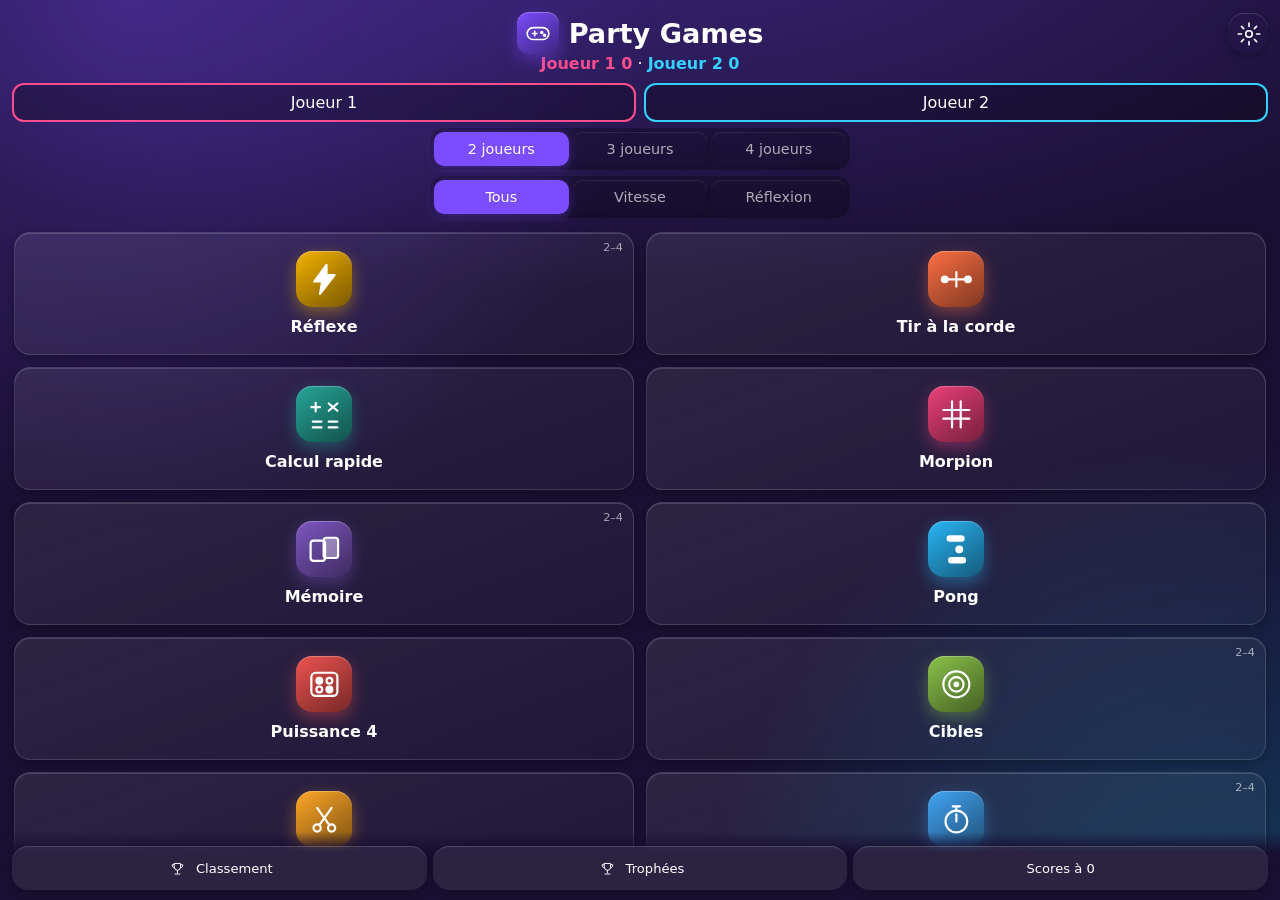
<file: index.html>
<!doctype html>
<html lang="fr">
<head>
<meta charset="utf-8">
<meta name="viewport" content="width=device-width,initial-scale=1,viewport-fit=cover,user-scalable=no">
<title>Party Games</title>
<meta name="theme-color" content="#1a1033">
<meta name="apple-mobile-web-app-capable" content="yes">
<meta name="mobile-web-app-capable" content="yes">
<link rel="manifest" href="manifest.json">
<link rel="apple-touch-icon" href="icon-192.png">
<link rel="stylesheet" href="style.css">
</head>
<body>
<div id="app"></div>
<script src="rules.js"></script>
<script src="icons.js"></script>
<script src="config.js"></script>
<script src="app.js"></script>
</body>
</html>
</file>
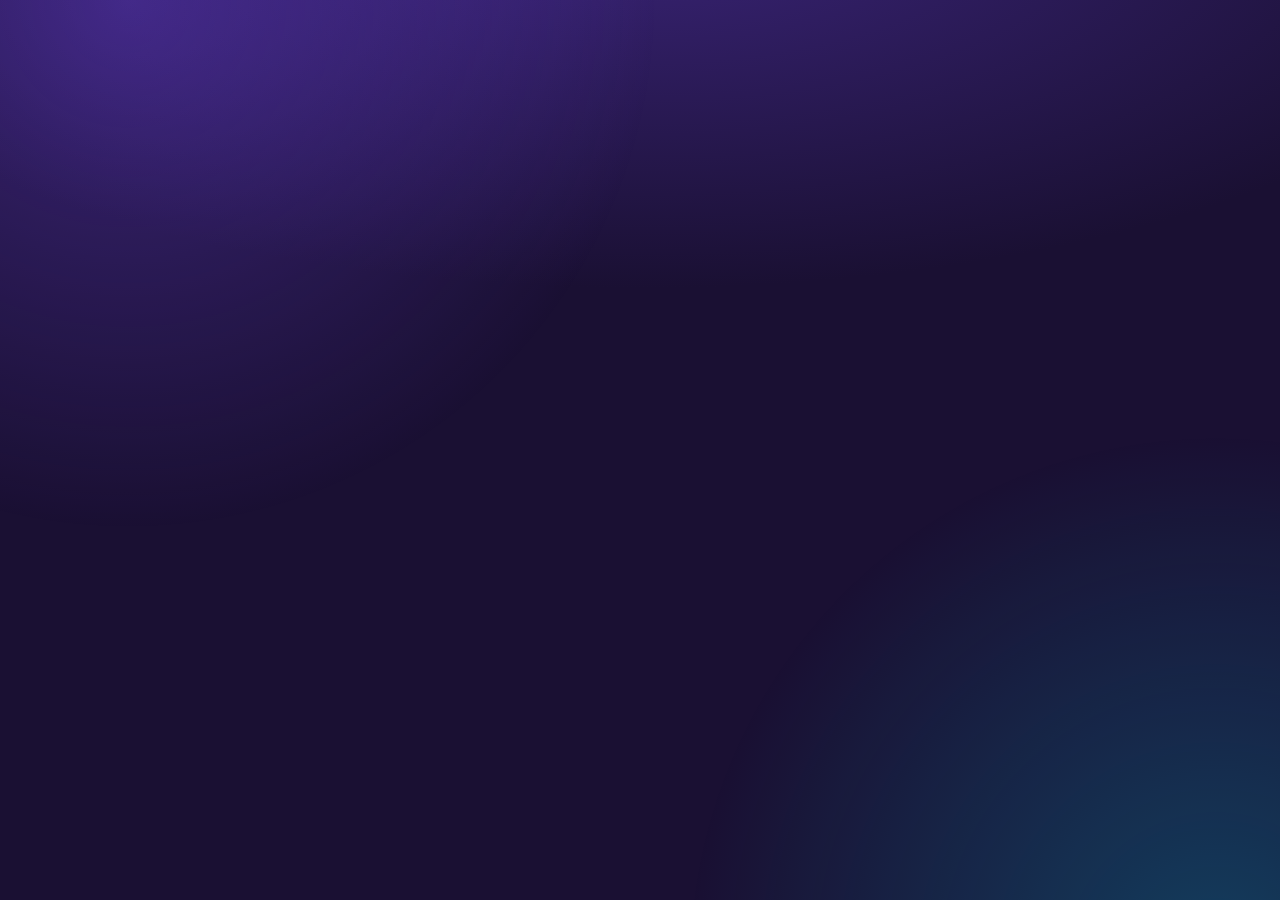
<file: index-5.html>
<!doctype html>
<html lang="fr">
<head>
<meta charset="utf-8">
<meta name="viewport" content="width=device-width,initial-scale=1,viewport-fit=cover,user-scalable=no">
<title>Party Games</title>
<meta name="theme-color" content="#1a1033">
<meta name="apple-mobile-web-app-capable" content="yes">
<meta name="mobile-web-app-capable" content="yes">
<link rel="manifest" href="manifest.json">
<link rel="apple-touch-icon" href="icon-192.png">
<link rel="stylesheet" href="style.css">
</head>
<body>
<div id="app"></div>
<script src="config.js"></script>
<script src="app.js"></script>
</body>
</html>
</file>
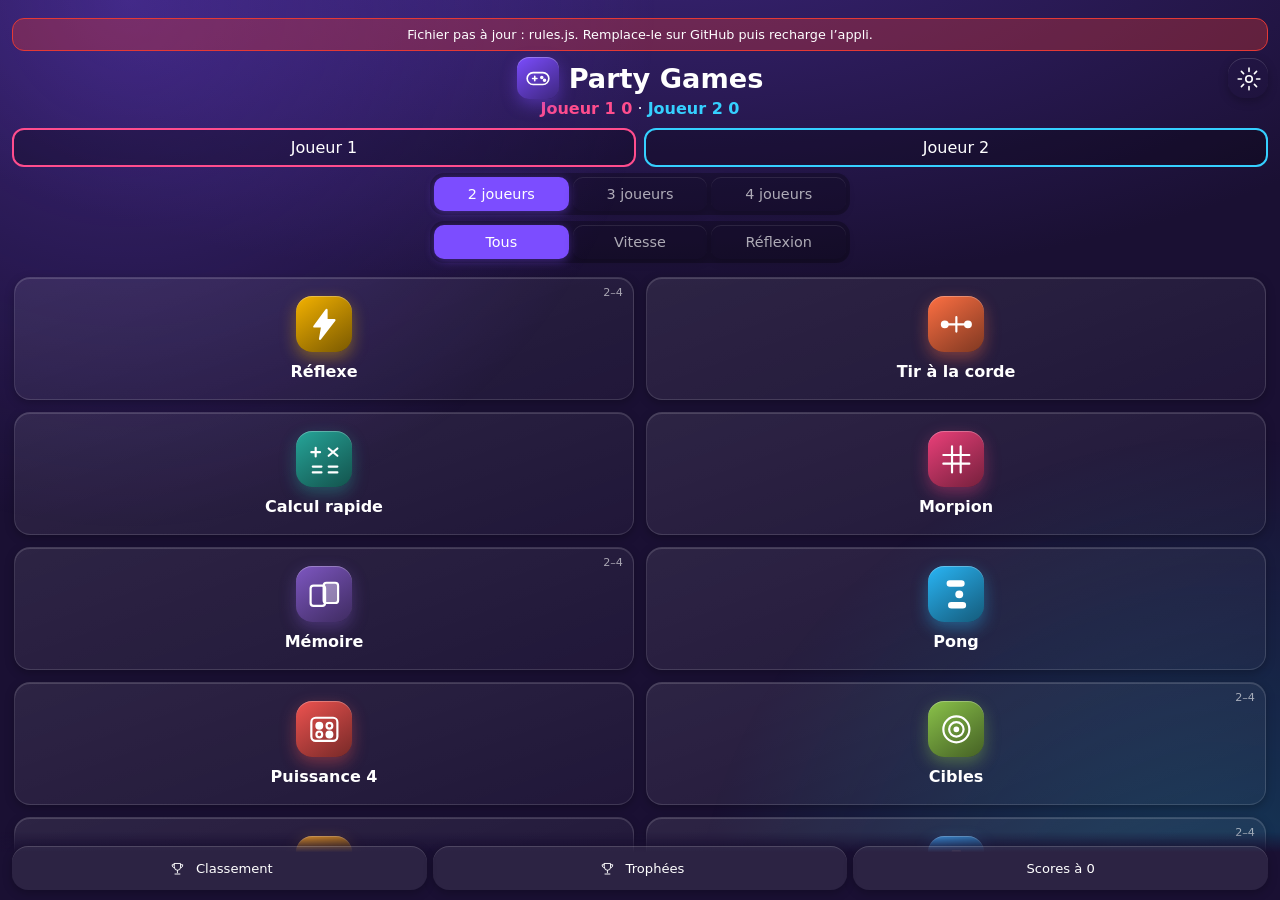
<file: index-6.html>
<!doctype html>
<html lang="fr">
<head>
<meta charset="utf-8">
<meta name="viewport" content="width=device-width,initial-scale=1,viewport-fit=cover,user-scalable=no">
<title>Party Games</title>
<meta name="theme-color" content="#1a1033">
<meta name="apple-mobile-web-app-capable" content="yes">
<meta name="mobile-web-app-capable" content="yes">
<link rel="manifest" href="manifest.json">
<link rel="apple-touch-icon" href="icon-192.png">
<link rel="stylesheet" href="style.css">
</head>
<body>
<div id="app"></div>
<script src="icons.js"></script>
<script src="config.js"></script>
<script src="app.js"></script>
</body>
</html>
</file>
<file: style.css>
*{box-sizing:border-box;margin:0;-webkit-tap-highlight-color:transparent}
html,body{height:100%;background:#1a1033;color:#fff;font-family:system-ui,-apple-system,sans-serif;overflow:hidden;touch-action:manipulation;user-select:none;-webkit-user-select:none}
#app{height:100dvh;display:flex;flex-direction:column;padding:env(safe-area-inset-top) 12px env(safe-area-inset-bottom)}
header{text-align:center;padding:18px 0 14px}
h1{font-size:1.9rem;margin-bottom:6px}
.sc{font-size:1rem}
button{font:inherit;color:inherit;background:#2d1f55;border:0;border-radius:16px;padding:14px;cursor:pointer}
button:disabled{color:#fff}
.grid{display:grid;grid-template-columns:1fr 1fr;gap:12px;flex:1;align-content:start;overflow:auto}
.grid button{display:flex;flex-direction:column;align-items:center;gap:6px;font-size:1.1rem;padding:22px 8px}
.grid span{font-size:2.6rem}
footer{text-align:center;padding:12px}
footer button{font-size:.85rem;opacity:.7;background:none}
.bar{display:flex;justify-content:space-between;align-items:center;padding:10px 0}
.bar button{padding:8px 14px}
#g{flex:1;display:flex;flex-direction:column;align-items:center;justify-content:center;gap:12px;min-height:0;padding-bottom:12px}
.z{flex:1;min-height:0;width:100%;border:3px solid;border-radius:20px;display:flex;flex-direction:column;align-items:center;justify-content:center;gap:10px;font-size:1.4rem;text-align:center;padding:8px;overflow:hidden}
.z0{transform:rotate(180deg)}
.ttt,.mem{display:grid;gap:8px;width:min(92vw,360px)}
.ttt{grid-template-columns:repeat(3,1fr)}
.mem{grid-template-columns:repeat(4,1fr)}
.ttt button{aspect-ratio:1;font-size:3rem;font-weight:700}
.mem button{aspect-ratio:1;font-size:2rem;padding:0}
.ch{display:flex;gap:8px}
.ch button{font-size:1.5rem;min-width:64px;background:#0005}
canvas{width:min(100%,calc((100dvh - 110px)*.6));aspect-ratio:3/5;background:#0b0718;border-radius:16px;touch-action:none}
#ov{position:fixed;inset:0;background:#000c;display:flex;flex-direction:column;align-items:center;justify-content:center;gap:14px;z-index:9}
#ov[hidden]{display:none}
#ov button{background:#7c4dff;font-size:1.2rem;min-width:180px}

/* Animations */
button{transition:transform .15s ease,background .25s,opacity .25s}
button:active{transform:scale(.93)}
@keyframes pop{from{opacity:0;transform:scale(.7) translateY(14px)}}
@keyframes fade{from{opacity:0;transform:translateY(12px)}}
@keyframes flip{from{transform:rotateY(90deg) scale(.9)}}
@keyframes drop{from{transform:translateY(calc(var(--d)*-110%))}}
.grid button{animation:pop .5s cubic-bezier(.2,.9,.3,1.2) backwards;animation-delay:calc(var(--i)*55ms)}
.soon{opacity:.4;background:none;border:2px dashed #ffffff55;pointer-events:none}
.bar,#g{animation:fade .35s ease backwards}
#ov{animation:fade .3s ease}
#ov h2{animation:pop .5s cubic-bezier(.2,.9,.3,1.3) .1s backwards}
.z{transition:flex .18s ease-out,background .3s}
.on{animation:pop .3s cubic-bezier(.2,.9,.3,1.4)}
.flip{animation:flip .3s ease}
.c4{display:grid;grid-template-columns:repeat(7,1fr);gap:6px;width:min(94vw,380px);background:#3b2a8a;padding:8px;border-radius:16px}
.c4 div{aspect-ratio:1;background:#1a1033;border-radius:50%;position:relative;cursor:pointer}
.c4 i{position:absolute;inset:0;border-radius:50%}
.drop{animation:drop .5s cubic-bezier(.55,0,1,.6)}
.tg{position:absolute;font-size:2.4rem;padding:10px;border-radius:50%;background:#0005;transition:left .3s ease,top .3s ease,transform .15s}
.pt{position:absolute;top:8px;font-size:.9rem}
@media (prefers-reduced-motion:reduce){*{animation:none!important;transition:none!important}}

/* Noms + classement */
input{-webkit-user-select:text;user-select:text}
.names{display:flex;gap:8px;justify-content:center;margin-top:10px}
.names input{width:44%;background:#0004;color:#fff;border:2px solid;border-radius:12px;padding:8px;text-align:center;font:inherit;outline:0}
footer{display:flex;justify-content:center;gap:8px}
.lb{list-style:none;padding:0;width:min(92vw,360px);display:flex;flex-direction:column;gap:8px}
.lb li{display:flex;justify-content:space-between;background:#2d1f55;padding:14px 18px;border-radius:14px;animation:pop .4s backwards}

/* Interface v2 */
html,body{background:radial-gradient(120% 70% at 50% -10%,#3a2478 0,#1a1033 60%) fixed #1a1033}
header{padding:12px 0 6px}
.brand{display:flex;align-items:center;justify-content:center;gap:10px}
.brand h1{margin:0;font-size:1.7rem}
.lg{--c:#7c4dff;display:grid;place-items:center;flex:none;width:56px;height:56px;border-radius:16px;color:#fff;background:linear-gradient(145deg,var(--c),color-mix(in srgb,var(--c) 50%,#000));box-shadow:0 6px 16px color-mix(in srgb,var(--c) 40%,transparent),inset 0 1px 0 #fff4}
.lg svg{width:62%;height:62%}
.lg.sm{width:34px;height:34px;border-radius:10px}
.brand .lg{width:42px;height:42px;border-radius:12px}
.lg.ic{width:24px;height:24px;background:none;box-shadow:none}
.seg{display:flex;gap:4px;background:#0004;padding:4px;border-radius:14px;margin:10px auto 0;max-width:420px}
.seg button{flex:1;padding:9px 4px;border-radius:10px;background:none;font-size:.9rem;opacity:.65}
.seg .sel{background:#7c4dff;opacity:1;box-shadow:0 2px 10px #7c4dff66}
.cap{display:block;text-align:center;font-size:.75rem;opacity:.6;margin-top:4px}
.grid{padding:8px 2px 12px}
.grid button.gc{background:linear-gradient(160deg,#ffffff16,#ffffff08);border:1px solid #ffffff1f;gap:10px;padding:18px 8px;font-size:1rem}
.gc:hover{border-color:var(--c)}
.gc b,.soon b{font-weight:600}
.soon .lg{background:#ffffff1a;box-shadow:none}
footer button{display:inline-flex;align-items:center;gap:6px}
#lb{background:#ffffff14;opacity:1}
.ttl{display:flex;align-items:center;gap:10px;font-weight:600}
.back{background:#ffffff14;display:grid;place-items:center}
.series{text-align:center;font-size:.9rem;opacity:.9;padding-bottom:8px}
#ov .card{background:#2a1c52;border:1px solid #ffffff22;border-radius:24px;padding:28px 34px;display:flex;flex-direction:column;align-items:center;gap:12px;box-shadow:0 20px 60px #000a;animation:pop .45s cubic-bezier(.2,.9,.3,1.3)}
#ov .card h2{font-size:2rem}
#ov .card p{font-size:1.5rem;font-weight:700}
#ov #mn{background:#ffffff1a}
.rk{font-style:normal;display:inline-grid;place-items:center;width:28px;height:28px;border-radius:50%;background:#ffffff1f;margin-right:10px;font-size:.85rem}
.r0{background:#f5b301;color:#000}.r1{background:#c0c7d1;color:#000}.r2{background:#cd7f32;color:#000}
.tg{padding:6px;background:none}
.tg i{display:block;width:54px;height:54px;border-radius:50%;background:radial-gradient(circle,#fff 0 12%,#ff4d8d 13% 36%,#fff 37% 60%,#ff4d8d 61%)}
.z h1{font-size:3rem;font-variant-numeric:tabular-nums}
.z b{font-size:.95rem;opacity:.85}
.ch.w button{font-size:1rem;min-width:84px}
.ch button:disabled{opacity:.3}
.mt{display:flex;flex-wrap:wrap;gap:6px;justify-content:center;width:min(92vw,360px);min-height:80px}
.mt i{width:8px;height:70px;border-radius:4px;background:linear-gradient(#ff7043 0 18%,#e8c07d 19%)}

/* Simon / Cochon */
.sm{display:grid;grid-template-columns:1fr 1fr;gap:12px;width:min(88vw,340px)}
.sm button{aspect-ratio:1;border-radius:24px;opacity:.55;transition:opacity .15s,filter .15s,transform .15s}
.sm .lit{opacity:1;filter:brightness(1.5);transform:scale(1.05)}
.die{width:96px;height:96px;border-radius:24px;background:#fff;color:#1a1033;display:grid;place-items:center;font-size:3.2rem;font-weight:800;box-shadow:0 8px 24px #0006}

/* Ordre / Nuances / Bombe */
.nm{display:grid;grid-template-columns:repeat(3,1fr);gap:8px;width:min(70vw,210px)}
.nm button{aspect-ratio:1;font-size:1.5rem;padding:0}
.nm .bad{background:#ef5350}
.nu{display:grid;grid-template-columns:repeat(4,1fr);gap:6px;width:min(56vw,180px)}
.nu button{aspect-ratio:1;border-radius:10px;padding:0}
.hot{background:#ef535055!important;animation:pulse .5s ease-in-out infinite alternate}
@keyframes pulse{to{filter:brightness(1.5)}}

/* Sélecteur de thème */
footer{flex-wrap:wrap}
.seg.th{width:100%;margin:0 0 6px}

/* Thème Crème pastel */
html[data-theme=creme],html[data-theme=creme] body{background:#FBF5EA;color:#3B3226}
html[data-theme=creme] button{background:#fff;border:1px solid #EFE4D2;color:#3B3226}
html[data-theme=creme] button:disabled{color:#3B3226}
html[data-theme=creme] .seg{background:#EFE4D2}
html[data-theme=creme] .seg button{background:none;border:0;color:#8A7D6A;opacity:1}
html[data-theme=creme] .seg .sel{background:#F2B8A0;color:#3B3226;box-shadow:none}
html[data-theme=creme] .names input{background:#fff;color:#3B3226}
html[data-theme=creme] .grid button.gc{background:#fff;border:1px solid #EFE4D2}
html[data-theme=creme] .gc:hover{border-color:var(--c)}
html[data-theme=creme] .soon{background:none;border:2px dashed #D9CBB2;color:#8A7D6A}
html[data-theme=creme] .soon .lg{background:#EFE4D2}
html[data-theme=creme] .lg{background:color-mix(in srgb,var(--c) 32%,#fff);color:#3B3226;box-shadow:none}
html[data-theme=creme] .lg.ic{background:none}
html[data-theme=creme] #rs{background:none;border:0}
html[data-theme=creme] .ch button{background:#ffffffcc}
html[data-theme=creme] .tg{background:none;border:0}
html[data-theme=creme] .nm .bad{background:#f08a7e}
html[data-theme=creme] .lb li{background:#fff;border:1px solid #EFE4D2}
html[data-theme=creme] .rk{background:#EFE4D2}
html[data-theme=creme] #ov{background:#fbf5eae6}
html[data-theme=creme] #ov .card{background:#fff;border:1px solid #EFE4D2;box-shadow:0 12px 40px #3b322622}
html[data-theme=creme] #ov button{background:#F2B8A0;border:0}
html[data-theme=creme] #ov #mn{background:#EFE4D2}
html[data-theme=creme] .c4{background:#8fb6d9}
html[data-theme=creme] .c4 div{background:#FBF5EA}
html[data-theme=creme] canvas{background:#fff;border:1px solid #EFE4D2}
html[data-theme=creme] .die{border:1px solid #EFE4D2}

/* 3-4 joueurs, réglages, trophées */
.zg{display:grid;grid-template-columns:1fr 1fr;grid-template-rows:1fr 1fr;gap:10px;width:100%;flex:1;min-height:0}
.zg .z{width:auto;font-size:1rem;gap:6px}
.zg .z:nth-child(3):last-child{grid-column:1/3}
.zg .z h1{font-size:2rem}.zg .z h2{font-size:1rem}
.zr{transform:rotate(180deg)}
.names input{flex:1;min-width:0;width:auto}
.seg{margin-top:6px}
.brand{position:relative}
.gear{position:absolute;right:0;top:50%;transform:translateY(-50%);padding:8px;background:none;border:0!important}
.gc{position:relative}
.pl{position:absolute;top:8px;right:10px;font-size:.7rem;opacity:.6}
.ch{flex-wrap:wrap;justify-content:center}
#ov .card h3{font-size:1.3rem}
#ov .card p.rl{font-size:1rem;font-weight:400;max-width:300px;line-height:1.5;text-align:center}
#ov .card p.tro{font-size:.95rem;font-weight:600;color:#f5b301;text-align:center}
#ov .seg{width:100%}
#ov .seg button{background:none;min-width:0}
#ov .seg .sel{background:#7c4dff}
.lb li.lock{opacity:.4}
.lb li small{opacity:.7}
.dots{display:flex;gap:4px}
.dots i{width:12px;height:12px;border-radius:50%}
.bar2{width:80%;height:14px;background:#0003;border-radius:8px;overflow:hidden}
.bar2 i{display:block;height:100%;width:0;background:currentColor;transition:width .08s}
.tp{display:grid;grid-template-columns:repeat(3,1fr);gap:6px;width:min(60vw,170px)}
.tp button{aspect-ratio:1;border-radius:50%;padding:0;background:#0003}
.tp .up{background:#8d6e63}
html[data-theme=creme] #ov .seg button{background:none;border:0}
html[data-theme=creme] #ov .seg .sel{background:#F2B8A0}
html[data-theme=creme] #ov .card p.tro{color:#b07d00}
html[data-theme=creme] .tp .up{background:#c9a37c}
html[data-theme=creme] .tp button{background:#efe4d2}
html[data-theme=creme] .tp .up{background:#c9a37c}

/* Corrections */
.tg{translate:-50% -50%}
#app.menu{display:block;overflow-y:auto;-webkit-overflow-scrolling:touch}
#app.menu .grid{overflow:visible}
#app.menu footer{padding-bottom:20px}
html[data-theme=creme] .gear{background:none}

/* Mise à jour : mémoire, cibles, ordre, bombe, parcours, ballon, tournoi */
.mem button svg{width:62%;height:62%}
.tg i{transition:width .2s,height .2s}
.nm{grid-template-columns:repeat(4,1fr);width:min(76vw,230px);gap:6px}
.zg .nm{width:min(42vw,170px);gap:4px}
.nm.frz{opacity:.35;pointer-events:none}
.nm.frz button{background:#ef5350}
html[data-theme=creme] .nm.frz button{background:#f08a7e}
.bomb{display:grid;place-items:center;color:#ff7043;animation:bin .3s ease-out,bpulse var(--p,.8s) .3s ease-in-out infinite alternate}
.bsvg{width:76px;height:76px}
.zg .bsvg{width:56px;height:56px}
.spark{animation:flick .15s infinite alternate}
.boom{animation:boom .9s ease-out}
.boom h1{animation:bpop .5s cubic-bezier(.2,.9,.3,1.5)}
#g.shake{animation:shake .45s}
.dead{opacity:.45;filter:grayscale(1)}
@keyframes bin{from{transform:scale(.3) rotate(-30deg);opacity:0}}
@keyframes bpulse{to{transform:scale(1.18)}}
@keyframes flick{to{opacity:.25}}
@keyframes boom{0%{box-shadow:0 0 0 0 #ff6a00cc;filter:brightness(2.6)}100%{box-shadow:0 0 0 70px #ff6a0000;filter:brightness(1)}}
@keyframes bpop{from{transform:scale(.2)}}
@keyframes shake{20%{transform:translate(-8px,4px)}40%{transform:translate(8px,-4px)}60%{transform:translate(-6px,-3px)}80%{transform:translate(5px,3px)}}
.course{width:min(100%,calc((100dvh - 240px)*.69));aspect-ratio:360/520}
.pads{display:flex;gap:6px;width:min(100%,360px)}
.pad{flex:1;height:64px;border:2px solid;border-radius:14px;display:grid;place-items:center;font-size:.8rem;touch-action:none;overflow:hidden;padding:0 4px}
.bln{width:58px;height:72px;margin:24px 0;border-radius:50% 50% 46% 46%;background:#ef5350;box-shadow:inset -8px -8px 0 #0002;transform:scale(var(--s,1));transition:transform .25s cubic-bezier(.3,1.6,.5,1)}
.zg .bln{width:44px;height:54px;margin:14px 0}
.tcard{display:flex;flex-direction:column;align-items:center;gap:10px;text-align:center;max-width:320px}
.tcard h3{font-size:1.5rem}
.tcard .rl{font-size:1rem;line-height:1.5}
.tcard button{background:#7c4dff;min-width:180px;font-size:1.2rem}
html[data-theme=creme] .tcard button{background:#F2B8A0;border:0}
.gc.tour{grid-column:1/-1;flex-direction:row;justify-content:center;border-color:#f5b30188}
.bar{gap:8px}
.bar .sc{font-size:.78rem;text-align:right;line-height:1.3}

/* Tour */
.big{width:min(100%,360px);height:64px;font-size:1.15rem;font-weight:700;border-radius:16px;border:0}
.big:disabled{opacity:.5}

/* Barre du bas toujours visible sur l'accueil */
#app.menu footer{position:sticky;bottom:0;z-index:5;margin:0 -12px;padding:14px 12px calc(10px + env(safe-area-inset-bottom));background:linear-gradient(to bottom,#1a103300,#1a1033 30%)}
html[data-theme=creme] #app.menu footer{background:linear-gradient(to bottom,#FBF5EA00,#FBF5EA 30%)}
#app.menu .grid{padding-bottom:6px}
#app.menu footer{flex-wrap:nowrap;gap:6px}
#app.menu footer button{flex:1;justify-content:center;padding:10px 4px;font-size:.82rem;opacity:1;background:#ffffff14}
html[data-theme=creme] #app.menu footer button{background:#fff;border:1px solid #EFE4D2}

#app.menu footer button{min-width:0;white-space:nowrap}

/* Icônes de la barre et du titre : taille explicite (évite l'écrasement) */
.lg.sm svg{width:21px;height:21px}
.brand .lg svg{width:26px;height:26px}

/* Cercle, Estimation */
.dc{width:min(70vw,230px);aspect-ratio:1;background:#0003;border-radius:16px;touch-action:none}
.zg .dc{width:min(40vw,150px)}
html[data-theme=creme] .dc{background:#efe4d2;border:0}
.dots2{position:relative;width:min(64vw,200px);height:min(36vw,130px)}
.zg .dots2{width:min(40vw,150px);height:70px}
.dots2 i{position:absolute;width:8px;height:8px;border-radius:50%;background:currentColor}

/* Métronome */
.z.beat{filter:brightness(1.9)}

/* Alerte fichiers pas à jour */
.warn{background:#e5393555;border:1px solid #e53935;border-radius:12px;padding:8px 10px;font-size:.8rem;margin:6px 0;text-align:center}
#ov .card small{opacity:.7}

/* Sumo face à face, Métronome, Trésor */
.arena{width:min(100%,calc((100dvh - 330px)*.9));aspect-ratio:360/400}
.pads.rot{transform:rotate(180deg)}
.z.tap{filter:brightness(1.55)}
.tgrid{display:grid;grid-template-columns:repeat(7,1fr);gap:4px;width:min(92vw,330px)}
.tgrid button{aspect-ratio:1;padding:0;border-radius:10px;display:grid;place-items:center}
.tgrid u{width:10px;height:10px;border-radius:50%;border:2px solid #fff;display:block;text-decoration:none}
.tgrid .gold{animation:pop .5s cubic-bezier(.2,.9,.3,1.5);box-shadow:0 0 0 3px #fff,0 0 22px #ffd23f}
.leg{display:flex;align-items:center;gap:8px;font-size:.8rem;opacity:.85}
.leg i{display:block;width:160px;height:10px;border-radius:6px;background:linear-gradient(90deg,#3949ab,#42a5f5,#66bb6a,#fdd835,#fb8c00,#e53935)}

/* Graphismes : fond animé, zones en relief, boutons, canevas */
body{background:none!important}
html[data-theme=creme] body{background:none!important}
body::before,body::after{content:"";position:fixed;z-index:-1;width:90vmax;height:90vmax;border-radius:50%;pointer-events:none;animation:drift 20s ease-in-out infinite alternate}
body::before{top:-45vmax;left:-35vmax;background:radial-gradient(circle,#7c4dff55,transparent 65%)}
body::after{bottom:-50vmax;right:-40vmax;background:radial-gradient(circle,#00bcd444,transparent 65%);animation-delay:-10s}
html[data-theme=creme] body::before{background:radial-gradient(circle,#f2b8a066,transparent 65%)}
html[data-theme=creme] body::after{background:radial-gradient(circle,#bfe3d066,transparent 65%)}
@keyframes drift{to{transform:translate(14vmax,10vmax)}}
.z{position:relative;box-shadow:inset 0 0 36px #ffffff10,0 8px 22px #00000040}
.z::before{content:"";position:absolute;inset:0;border-radius:inherit;background:linear-gradient(160deg,#ffffff22,transparent 42%);pointer-events:none}
.z:active{filter:brightness(1.22)}
button{box-shadow:inset 0 1px 0 #ffffff26,0 3px 10px #00000040}
html[data-theme=creme] button{box-shadow:0 2px 8px #3b322618}
canvas{box-shadow:0 12px 34px #00000066}
html[data-theme=creme] canvas{box-shadow:0 10px 28px #3b32222e}

/* Graphismes 2 : jeux sur grille, dés, ballon, pads */
.mk{width:62%;height:62%;fill:none;stroke:currentColor;stroke-width:5.5;stroke-linecap:round;filter:drop-shadow(0 0 6px currentColor)}
.ttt button{display:grid;place-items:center;padding:0;background:linear-gradient(160deg,#ffffff1c,#ffffff08);border:1px solid #ffffff1f}
.die{background:linear-gradient(145deg,#fff,#d9d4ee);box-shadow:0 10px 24px #0007,inset 0 -6px 0 #0000001a,inset 0 2px 0 #fff}
.pips{display:grid;grid-template-columns:repeat(3,1fr);grid-template-rows:repeat(3,1fr);gap:7px;width:66px;height:66px}
.pips i{border-radius:50%}
.pips i.on{background:radial-gradient(circle at 35% 30%,#4a3a8a,#1a1033);box-shadow:inset 0 -2px 0 #0006}
.c4{background:linear-gradient(180deg,#4a3bb3,#2f2386);box-shadow:0 14px 30px #0007,inset 0 2px 0 #ffffff2e}
.c4 div{box-shadow:inset 0 5px 9px #000a,0 1px 0 #ffffff30}
.c4 i{box-shadow:inset -3px -5px 9px #0004,inset 3px 4px 7px #ffffff66}
.sm button{box-shadow:inset 0 -12px 20px #0004,inset 0 10px 16px #ffffff55,0 8px 20px #0006}
.mem button{background-image:repeating-linear-gradient(45deg,#ffffff12 0 6px,transparent 6px 12px)}
.mem button:disabled{background-image:none}
.bln{background:radial-gradient(circle at 32% 28%,#ff9a97,#ef5350 55%,#c62828);box-shadow:inset -8px -10px 16px #0003,0 10px 20px #0004;position:relative}
.bln::before{content:"";position:absolute;left:19%;top:13%;width:24%;height:28%;border-radius:50%;background:#ffffff80;transform:rotate(-28deg)}
.bln::after{content:"";position:absolute;left:50%;bottom:-16px;width:2px;height:16px;background:#ffffff66;transform:translateX(-50%)}
.mt i{box-shadow:1px 2px 3px #0005}
.pad{box-shadow:0 6px 16px #0005,inset 0 -10px 18px -10px #ffffff66,inset 0 0 26px -8px var(--zc,#fff);font-weight:700;font-size:.9rem;letter-spacing:.3px}
.pad:active{filter:brightness(1.3)}
#ov{backdrop-filter:blur(6px);-webkit-backdrop-filter:blur(6px)}
#ov .card{background:linear-gradient(160deg,#37286f,#241a4a);box-shadow:0 24px 70px #000b,0 0 0 1px #ffffff1a,inset 0 1px 0 #ffffff26}
.bar{padding:8px 10px;background:#ffffff0d;border-radius:18px;backdrop-filter:blur(6px);-webkit-backdrop-filter:blur(6px)}
.tcard{background:#ffffff0d;border:1px solid #ffffff1a;border-radius:22px;padding:22px 18px}
html[data-theme=creme] .ttt button{background:#fff;border:1px solid #EFE4D2}
html[data-theme=creme] .die{background:#fff;box-shadow:0 8px 20px #3b322630,inset 0 -5px 0 #0000000f}
html[data-theme=creme] .c4{background:linear-gradient(180deg,#8fb6d9,#6e9cc4)}
html[data-theme=creme] .c4 div{box-shadow:inset 0 4px 7px #3b322640}
html[data-theme=creme] #ov .card{background:#fff;box-shadow:0 14px 44px #3b322633}
html[data-theme=creme] .bar{background:#ffffffb0}
html[data-theme=creme] .tcard{background:#fff;border-color:#EFE4D2}
#ov .card{max-width:min(92vw,380px);box-sizing:border-box}
</file>
